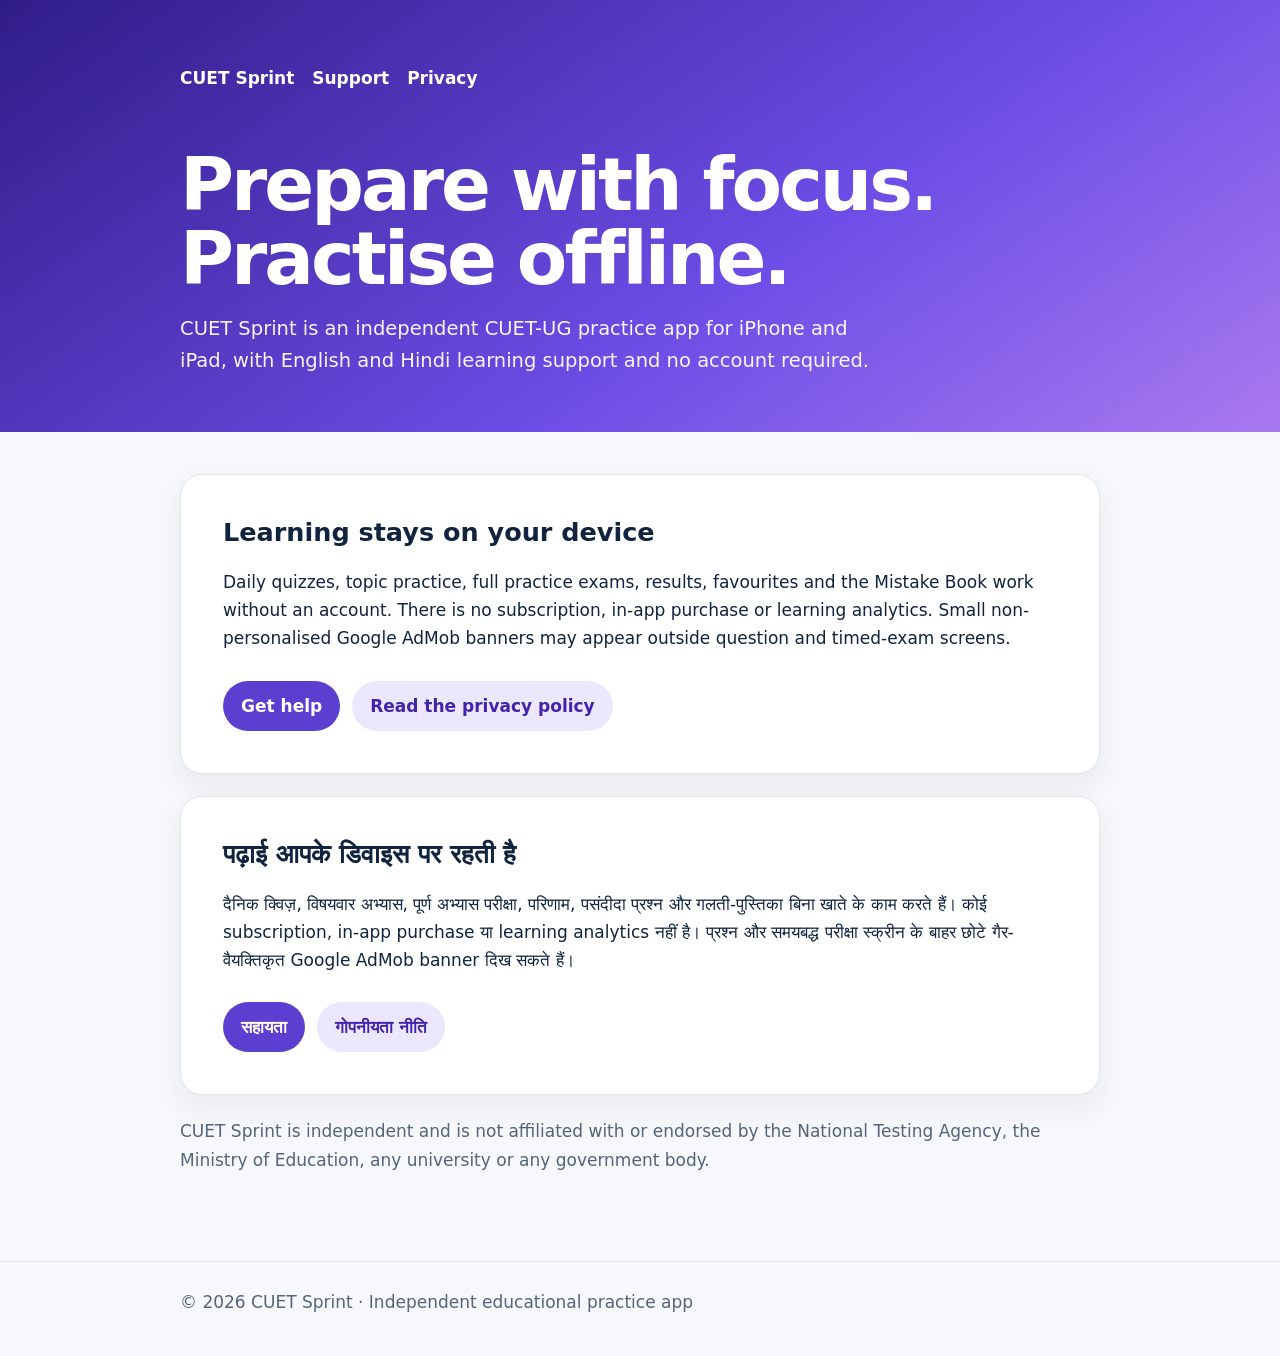
<file: index.html>
<!doctype html>
<html lang="en">
<head>
  <meta charset="utf-8">
  <meta name="viewport" content="width=device-width, initial-scale=1">
  <meta name="description" content="Official support and privacy information for CUET Sprint, an offline CUET-UG practice app for iPhone and iPad.">
  <title>CUET Sprint — Support & Privacy</title>
  <link rel="stylesheet" href="styles.css">
</head>
<body>
  <header>
    <div class="wrap">
      <nav aria-label="Primary"><a href="index.html">CUET Sprint</a><a href="support.html">Support</a><a href="privacy.html">Privacy</a></nav>
      <h1>Prepare with focus.<br>Practise offline.</h1>
      <p class="lede">CUET Sprint is an independent CUET-UG practice app for iPhone and iPad, with English and Hindi learning support and no account required.</p>
    </div>
  </header>
  <main class="wrap">
    <section class="card">
      <h2>Learning stays on your device</h2>
      <p>Daily quizzes, topic practice, full practice exams, results, favourites and the Mistake Book work without an account. There is no subscription, in-app purchase or learning analytics. Small non-personalised Google AdMob banners may appear outside question and timed-exam screens.</p>
      <div class="actions"><a class="button" href="support.html">Get help</a><a class="button secondary" href="privacy.html">Read the privacy policy</a></div>
    </section>
    <section class="card" lang="hi">
      <h2>पढ़ाई आपके डिवाइस पर रहती है</h2>
      <p>दैनिक क्विज़, विषयवार अभ्यास, पूर्ण अभ्यास परीक्षा, परिणाम, पसंदीदा प्रश्न और गलती-पुस्तिका बिना खाते के काम करते हैं। कोई subscription, in-app purchase या learning analytics नहीं है। प्रश्न और समयबद्ध परीक्षा स्क्रीन के बाहर छोटे गैर-वैयक्तिकृत Google AdMob banner दिख सकते हैं।</p>
      <div class="actions"><a class="button" href="support.html#hindi">सहायता</a><a class="button secondary" href="privacy.html#hindi">गोपनीयता नीति</a></div>
    </section>
    <p class="note">CUET Sprint is independent and is not affiliated with or endorsed by the National Testing Agency, the Ministry of Education, any university or any government body.</p>
  </main>
  <footer><div class="wrap">© 2026 CUET Sprint · Independent educational practice app</div></footer>
</body>
</html>
</file>
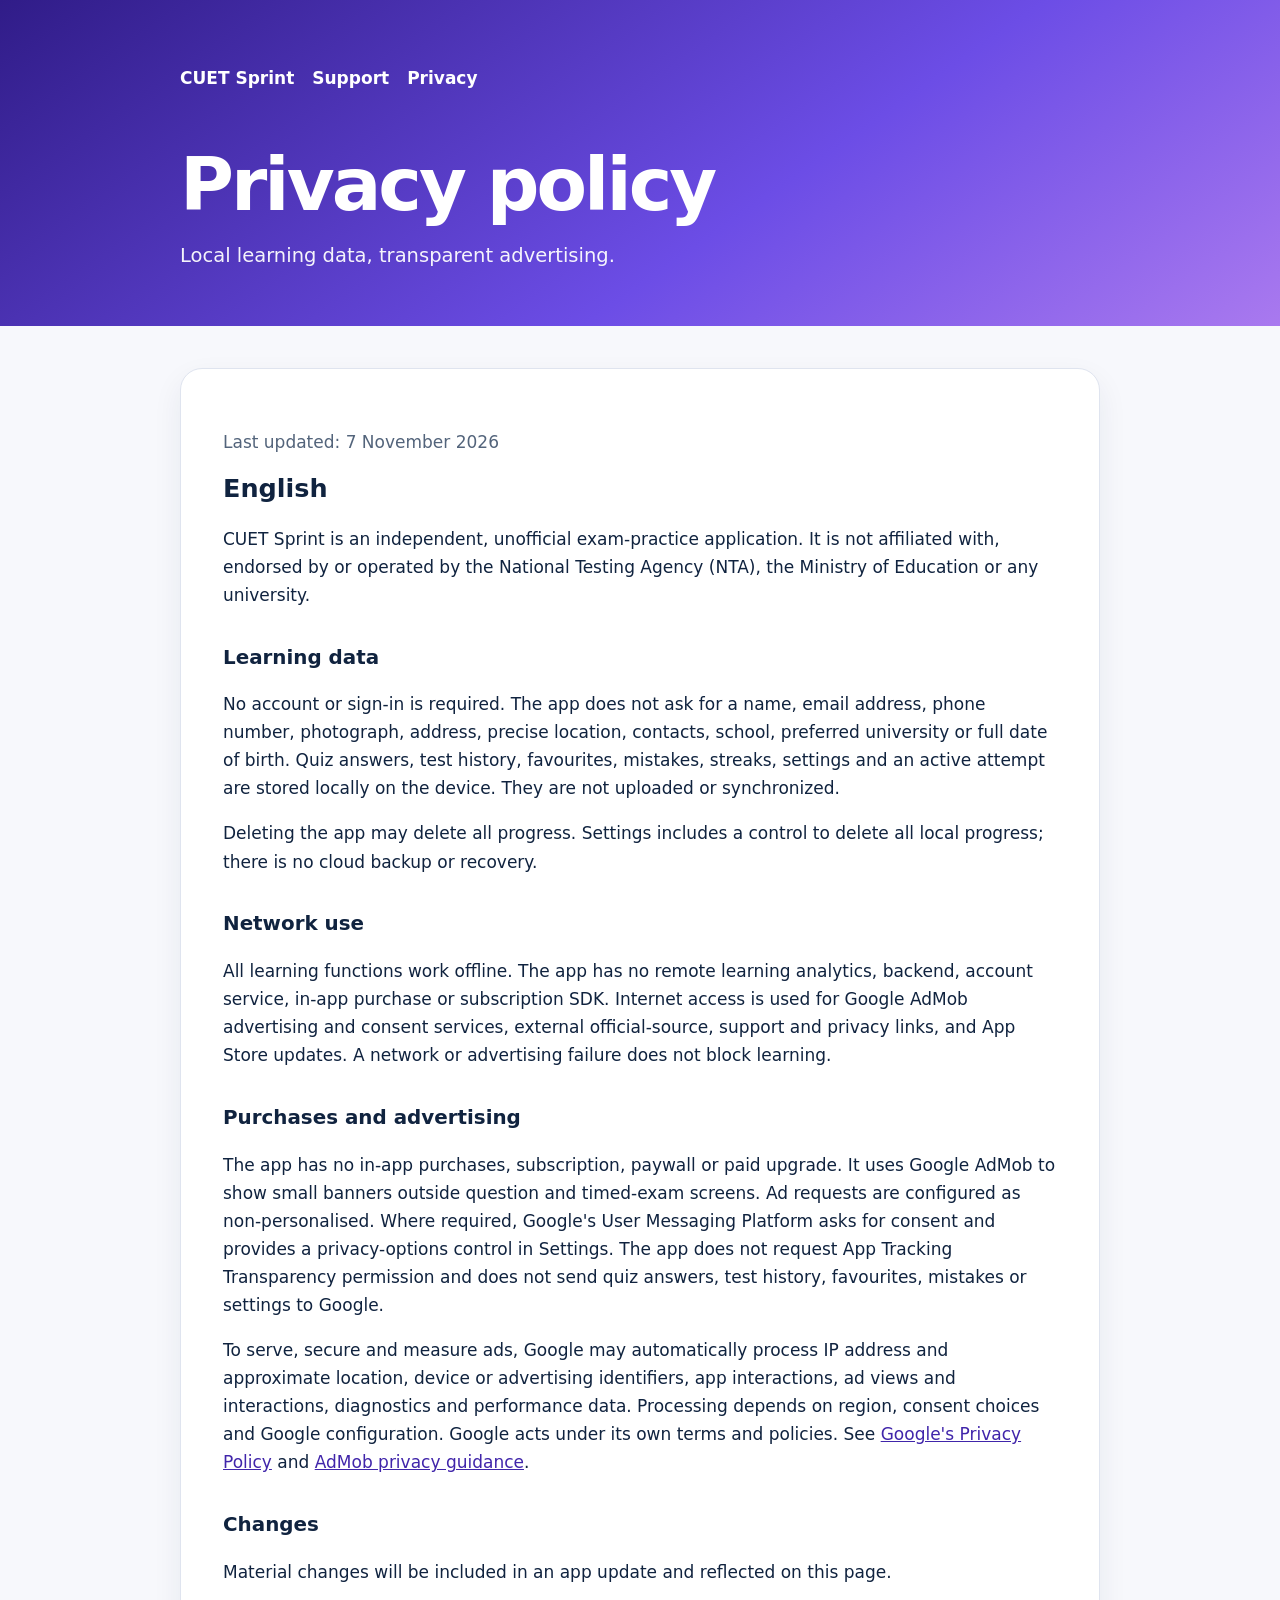
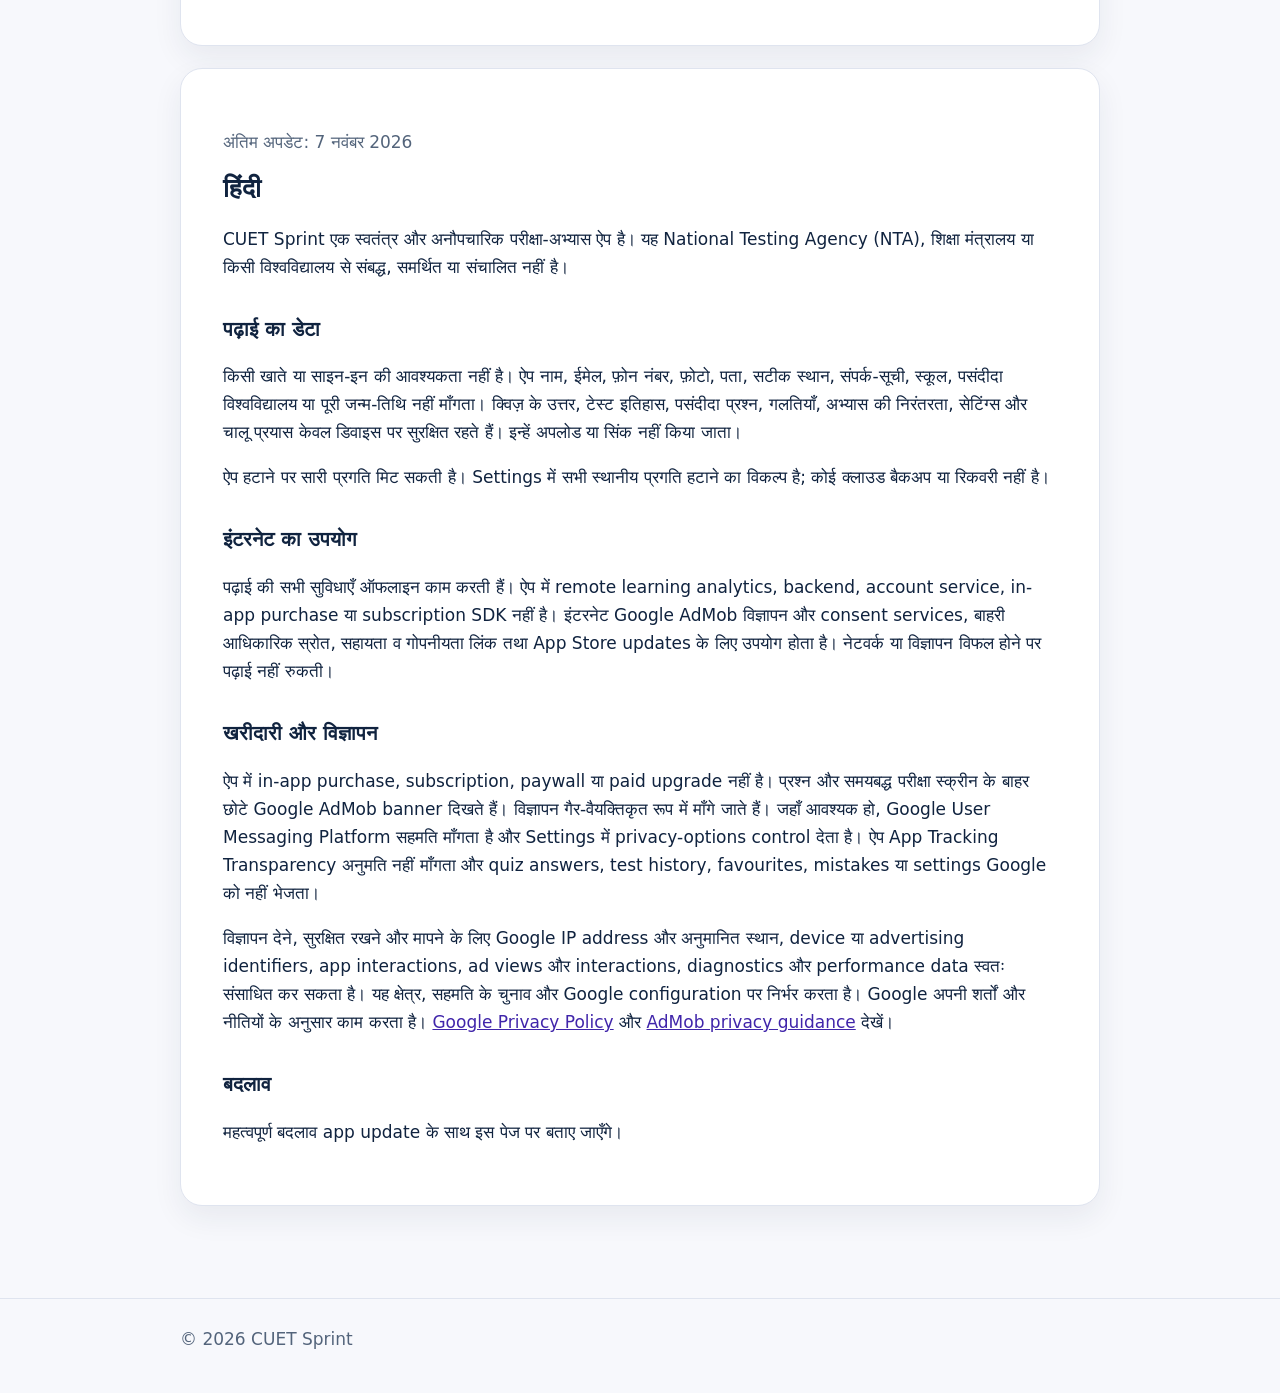
<file: privacy.html>
<!doctype html>
<html lang="en">
<head>
  <meta charset="utf-8">
  <meta name="viewport" content="width=device-width, initial-scale=1">
  <meta name="description" content="Privacy policy for the CUET Sprint iPhone and iPad app.">
  <title>Privacy Policy — CUET Sprint</title>
  <link rel="stylesheet" href="styles.css">
</head>
<body>
  <header><div class="wrap"><nav aria-label="Primary"><a href="index.html">CUET Sprint</a><a href="support.html">Support</a><a href="privacy.html">Privacy</a></nav><h1>Privacy policy</h1><p class="lede">Local learning data, transparent advertising.</p></div></header>
  <main class="wrap">
    <article class="card">
      <p class="note">Last updated: 7 November 2026</p>
      <h2>English</h2>
      <p>CUET Sprint is an independent, unofficial exam-practice application. It is not affiliated with, endorsed by or operated by the National Testing Agency (NTA), the Ministry of Education or any university.</p>
      <h3>Learning data</h3>
      <p>No account or sign-in is required. The app does not ask for a name, email address, phone number, photograph, address, precise location, contacts, school, preferred university or full date of birth. Quiz answers, test history, favourites, mistakes, streaks, settings and an active attempt are stored locally on the device. They are not uploaded or synchronized.</p>
      <p>Deleting the app may delete all progress. Settings includes a control to delete all local progress; there is no cloud backup or recovery.</p>
      <h3>Network use</h3>
      <p>All learning functions work offline. The app has no remote learning analytics, backend, account service, in-app purchase or subscription SDK. Internet access is used for Google AdMob advertising and consent services, external official-source, support and privacy links, and App Store updates. A network or advertising failure does not block learning.</p>
      <h3>Purchases and advertising</h3>
      <p>The app has no in-app purchases, subscription, paywall or paid upgrade. It uses Google AdMob to show small banners outside question and timed-exam screens. Ad requests are configured as non-personalised. Where required, Google's User Messaging Platform asks for consent and provides a privacy-options control in Settings. The app does not request App Tracking Transparency permission and does not send quiz answers, test history, favourites, mistakes or settings to Google.</p>
      <p>To serve, secure and measure ads, Google may automatically process IP address and approximate location, device or advertising identifiers, app interactions, ad views and interactions, diagnostics and performance data. Processing depends on region, consent choices and Google configuration. Google acts under its own terms and policies. See <a href="https://policies.google.com/privacy">Google's Privacy Policy</a> and <a href="https://support.google.com/admob/answer/6128543">AdMob privacy guidance</a>.</p>
      <h3>Changes</h3>
      <p>Material changes will be included in an app update and reflected on this page.</p>
    </article>
    <article class="card" id="hindi" lang="hi">
      <p class="note">अंतिम अपडेट: 7 नवंबर 2026</p>
      <h2>हिंदी</h2>
      <p>CUET Sprint एक स्वतंत्र और अनौपचारिक परीक्षा-अभ्यास ऐप है। यह National Testing Agency (NTA), शिक्षा मंत्रालय या किसी विश्वविद्यालय से संबद्ध, समर्थित या संचालित नहीं है।</p>
      <h3>पढ़ाई का डेटा</h3>
      <p>किसी खाते या साइन-इन की आवश्यकता नहीं है। ऐप नाम, ईमेल, फ़ोन नंबर, फ़ोटो, पता, सटीक स्थान, संपर्क-सूची, स्कूल, पसंदीदा विश्वविद्यालय या पूरी जन्म-तिथि नहीं माँगता। क्विज़ के उत्तर, टेस्ट इतिहास, पसंदीदा प्रश्न, गलतियाँ, अभ्यास की निरंतरता, सेटिंग्स और चालू प्रयास केवल डिवाइस पर सुरक्षित रहते हैं। इन्हें अपलोड या सिंक नहीं किया जाता।</p>
      <p>ऐप हटाने पर सारी प्रगति मिट सकती है। Settings में सभी स्थानीय प्रगति हटाने का विकल्प है; कोई क्लाउड बैकअप या रिकवरी नहीं है।</p>
      <h3>इंटरनेट का उपयोग</h3>
      <p>पढ़ाई की सभी सुविधाएँ ऑफलाइन काम करती हैं। ऐप में remote learning analytics, backend, account service, in-app purchase या subscription SDK नहीं है। इंटरनेट Google AdMob विज्ञापन और consent services, बाहरी आधिकारिक स्रोत, सहायता व गोपनीयता लिंक तथा App Store updates के लिए उपयोग होता है। नेटवर्क या विज्ञापन विफल होने पर पढ़ाई नहीं रुकती।</p>
      <h3>खरीदारी और विज्ञापन</h3>
      <p>ऐप में in-app purchase, subscription, paywall या paid upgrade नहीं है। प्रश्न और समयबद्ध परीक्षा स्क्रीन के बाहर छोटे Google AdMob banner दिखते हैं। विज्ञापन गैर-वैयक्तिकृत रूप में माँगे जाते हैं। जहाँ आवश्यक हो, Google User Messaging Platform सहमति माँगता है और Settings में privacy-options control देता है। ऐप App Tracking Transparency अनुमति नहीं माँगता और quiz answers, test history, favourites, mistakes या settings Google को नहीं भेजता।</p>
      <p>विज्ञापन देने, सुरक्षित रखने और मापने के लिए Google IP address और अनुमानित स्थान, device या advertising identifiers, app interactions, ad views और interactions, diagnostics और performance data स्वतः संसाधित कर सकता है। यह क्षेत्र, सहमति के चुनाव और Google configuration पर निर्भर करता है। Google अपनी शर्तों और नीतियों के अनुसार काम करता है। <a href="https://policies.google.com/privacy">Google Privacy Policy</a> और <a href="https://support.google.com/admob/answer/6128543">AdMob privacy guidance</a> देखें।</p>
      <h3>बदलाव</h3>
      <p>महत्वपूर्ण बदलाव app update के साथ इस पेज पर बताए जाएँगे।</p>
    </article>
  </main>
  <footer><div class="wrap">© 2026 CUET Sprint</div></footer>
</body>
</html>
</file>
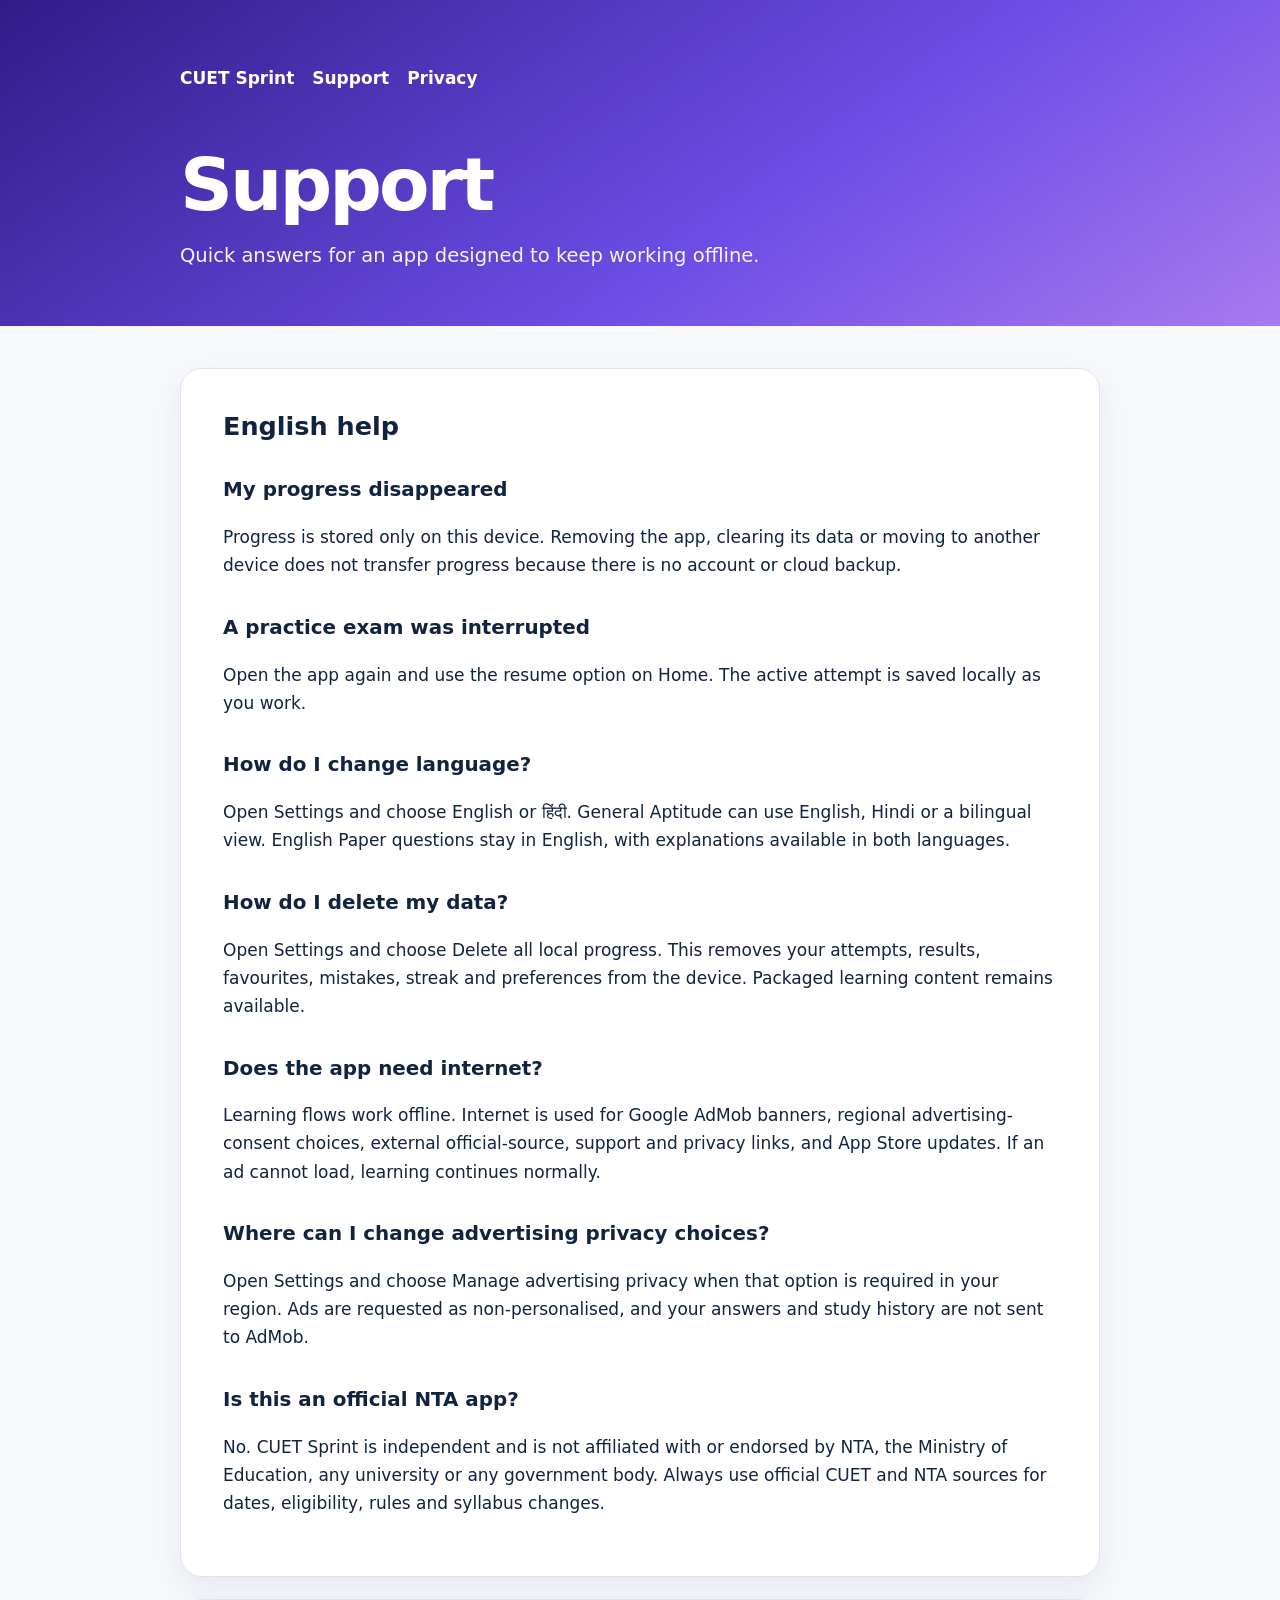
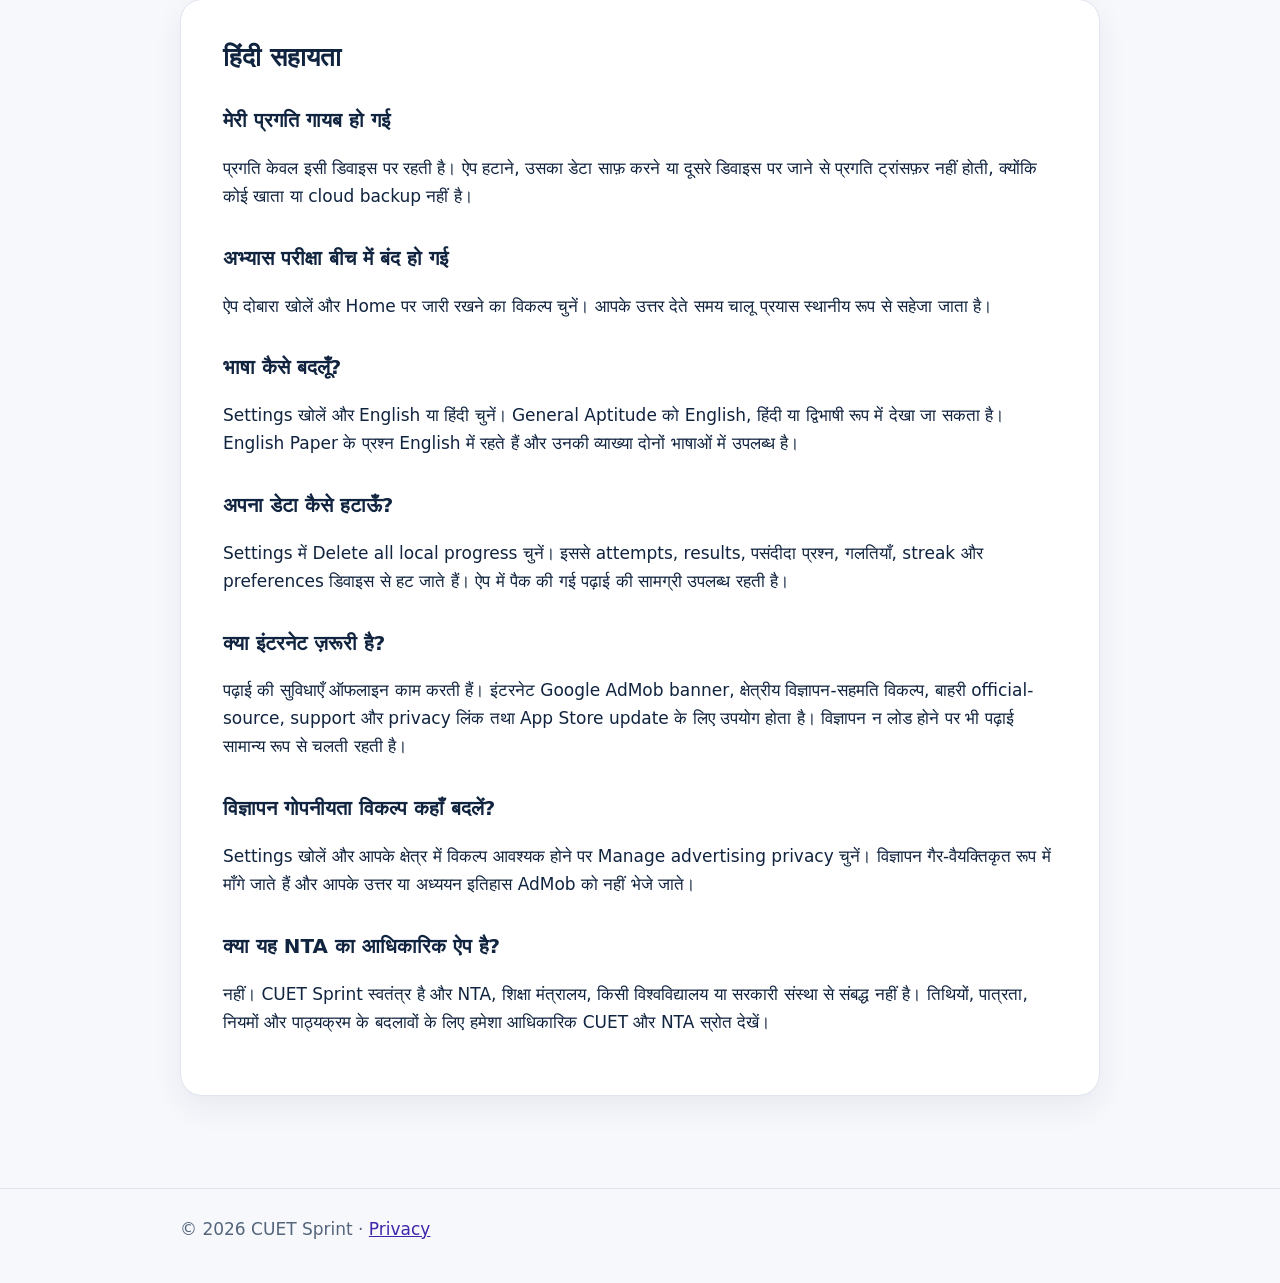
<file: support.html>
<!doctype html>
<html lang="en">
<head>
  <meta charset="utf-8">
  <meta name="viewport" content="width=device-width, initial-scale=1">
  <meta name="description" content="Help and troubleshooting for the CUET Sprint iPhone and iPad app.">
  <title>Support — CUET Sprint</title>
  <link rel="stylesheet" href="styles.css">
</head>
<body>
  <header><div class="wrap"><nav aria-label="Primary"><a href="index.html">CUET Sprint</a><a href="support.html">Support</a><a href="privacy.html">Privacy</a></nav><h1>Support</h1><p class="lede">Quick answers for an app designed to keep working offline.</p></div></header>
  <main class="wrap">
    <article class="card">
      <h2>English help</h2>
      <h3>My progress disappeared</h3><p>Progress is stored only on this device. Removing the app, clearing its data or moving to another device does not transfer progress because there is no account or cloud backup.</p>
      <h3>A practice exam was interrupted</h3><p>Open the app again and use the resume option on Home. The active attempt is saved locally as you work.</p>
      <h3>How do I change language?</h3><p>Open Settings and choose English or हिंदी. General Aptitude can use English, Hindi or a bilingual view. English Paper questions stay in English, with explanations available in both languages.</p>
      <h3>How do I delete my data?</h3><p>Open Settings and choose Delete all local progress. This removes your attempts, results, favourites, mistakes, streak and preferences from the device. Packaged learning content remains available.</p>
      <h3>Does the app need internet?</h3><p>Learning flows work offline. Internet is used for Google AdMob banners, regional advertising-consent choices, external official-source, support and privacy links, and App Store updates. If an ad cannot load, learning continues normally.</p>
      <h3>Where can I change advertising privacy choices?</h3><p>Open Settings and choose Manage advertising privacy when that option is required in your region. Ads are requested as non-personalised, and your answers and study history are not sent to AdMob.</p>
      <h3>Is this an official NTA app?</h3><p>No. CUET Sprint is independent and is not affiliated with or endorsed by NTA, the Ministry of Education, any university or any government body. Always use official CUET and NTA sources for dates, eligibility, rules and syllabus changes.</p>
    </article>
    <article class="card" id="hindi" lang="hi">
      <h2>हिंदी सहायता</h2>
      <h3>मेरी प्रगति गायब हो गई</h3><p>प्रगति केवल इसी डिवाइस पर रहती है। ऐप हटाने, उसका डेटा साफ़ करने या दूसरे डिवाइस पर जाने से प्रगति ट्रांसफ़र नहीं होती, क्योंकि कोई खाता या cloud backup नहीं है।</p>
      <h3>अभ्यास परीक्षा बीच में बंद हो गई</h3><p>ऐप दोबारा खोलें और Home पर जारी रखने का विकल्प चुनें। आपके उत्तर देते समय चालू प्रयास स्थानीय रूप से सहेजा जाता है।</p>
      <h3>भाषा कैसे बदलूँ?</h3><p>Settings खोलें और English या हिंदी चुनें। General Aptitude को English, हिंदी या द्विभाषी रूप में देखा जा सकता है। English Paper के प्रश्न English में रहते हैं और उनकी व्याख्या दोनों भाषाओं में उपलब्ध है।</p>
      <h3>अपना डेटा कैसे हटाऊँ?</h3><p>Settings में Delete all local progress चुनें। इससे attempts, results, पसंदीदा प्रश्न, गलतियाँ, streak और preferences डिवाइस से हट जाते हैं। ऐप में पैक की गई पढ़ाई की सामग्री उपलब्ध रहती है।</p>
      <h3>क्या इंटरनेट ज़रूरी है?</h3><p>पढ़ाई की सुविधाएँ ऑफलाइन काम करती हैं। इंटरनेट Google AdMob banner, क्षेत्रीय विज्ञापन-सहमति विकल्प, बाहरी official-source, support और privacy लिंक तथा App Store update के लिए उपयोग होता है। विज्ञापन न लोड होने पर भी पढ़ाई सामान्य रूप से चलती रहती है।</p>
      <h3>विज्ञापन गोपनीयता विकल्प कहाँ बदलें?</h3><p>Settings खोलें और आपके क्षेत्र में विकल्प आवश्यक होने पर Manage advertising privacy चुनें। विज्ञापन गैर-वैयक्तिकृत रूप में माँगे जाते हैं और आपके उत्तर या अध्ययन इतिहास AdMob को नहीं भेजे जाते।</p>
      <h3>क्या यह NTA का आधिकारिक ऐप है?</h3><p>नहीं। CUET Sprint स्वतंत्र है और NTA, शिक्षा मंत्रालय, किसी विश्वविद्यालय या सरकारी संस्था से संबद्ध नहीं है। तिथियों, पात्रता, नियमों और पाठ्यक्रम के बदलावों के लिए हमेशा आधिकारिक CUET और NTA स्रोत देखें।</p>
    </article>
  </main>
  <footer><div class="wrap">© 2026 CUET Sprint · <a href="privacy.html">Privacy</a></div></footer>
</body>
</html>
</file>
<file: styles.css>
:root {
  color-scheme: light;
  --ink: #10233f;
  --muted: #53647b;
  --paper: #f7f8fc;
  --card: #ffffff;
  --brand: #5b3fd0;
  --brand-dark: #4025aa;
  --line: #dfe4ef;
}

* { box-sizing: border-box; }
html { scroll-behavior: smooth; }
body {
  margin: 0;
  background: var(--paper);
  color: var(--ink);
  font: 17px/1.65 system-ui, -apple-system, BlinkMacSystemFont, "Segoe UI", sans-serif;
}
a { color: var(--brand-dark); }
.wrap { width: min(920px, calc(100% - 36px)); margin: 0 auto; }
header {
  background: linear-gradient(145deg, #301c88, #6c4de6 60%, #a979ef);
  color: white;
  padding: 64px 0 54px;
}
nav { display: flex; flex-wrap: wrap; gap: 18px; margin-bottom: 56px; }
nav a { color: white; font-weight: 700; text-decoration: none; }
h1 { font-size: clamp(2.45rem, 8vw, 4.6rem); line-height: 1; margin: 0 0 18px; letter-spacing: -0.04em; }
.lede { max-width: 700px; font-size: 1.22rem; margin: 0; opacity: .94; }
main { padding: 42px 0 70px; }
.card {
  background: var(--card);
  border: 1px solid var(--line);
  border-radius: 22px;
  box-shadow: 0 12px 30px rgba(27, 36, 65, .07);
  margin: 0 0 22px;
  padding: clamp(24px, 5vw, 42px);
}
h2 { margin-top: 0; line-height: 1.2; }
h3 { margin-top: 1.8em; line-height: 1.3; }
.actions { display: flex; flex-wrap: wrap; gap: 12px; margin-top: 28px; }
.button {
  display: inline-block;
  padding: 11px 18px;
  border-radius: 999px;
  background: var(--brand);
  color: white;
  font-weight: 750;
  text-decoration: none;
}
.button.secondary { background: #ebe7ff; color: var(--brand-dark); }
.note { color: var(--muted); }
footer { border-top: 1px solid var(--line); color: var(--muted); padding: 26px 0 40px; }
[lang="hi"] { font-family: system-ui, -apple-system, "Noto Sans Devanagari", sans-serif; }
@media (prefers-reduced-motion: reduce) { html { scroll-behavior: auto; } }
</file>
